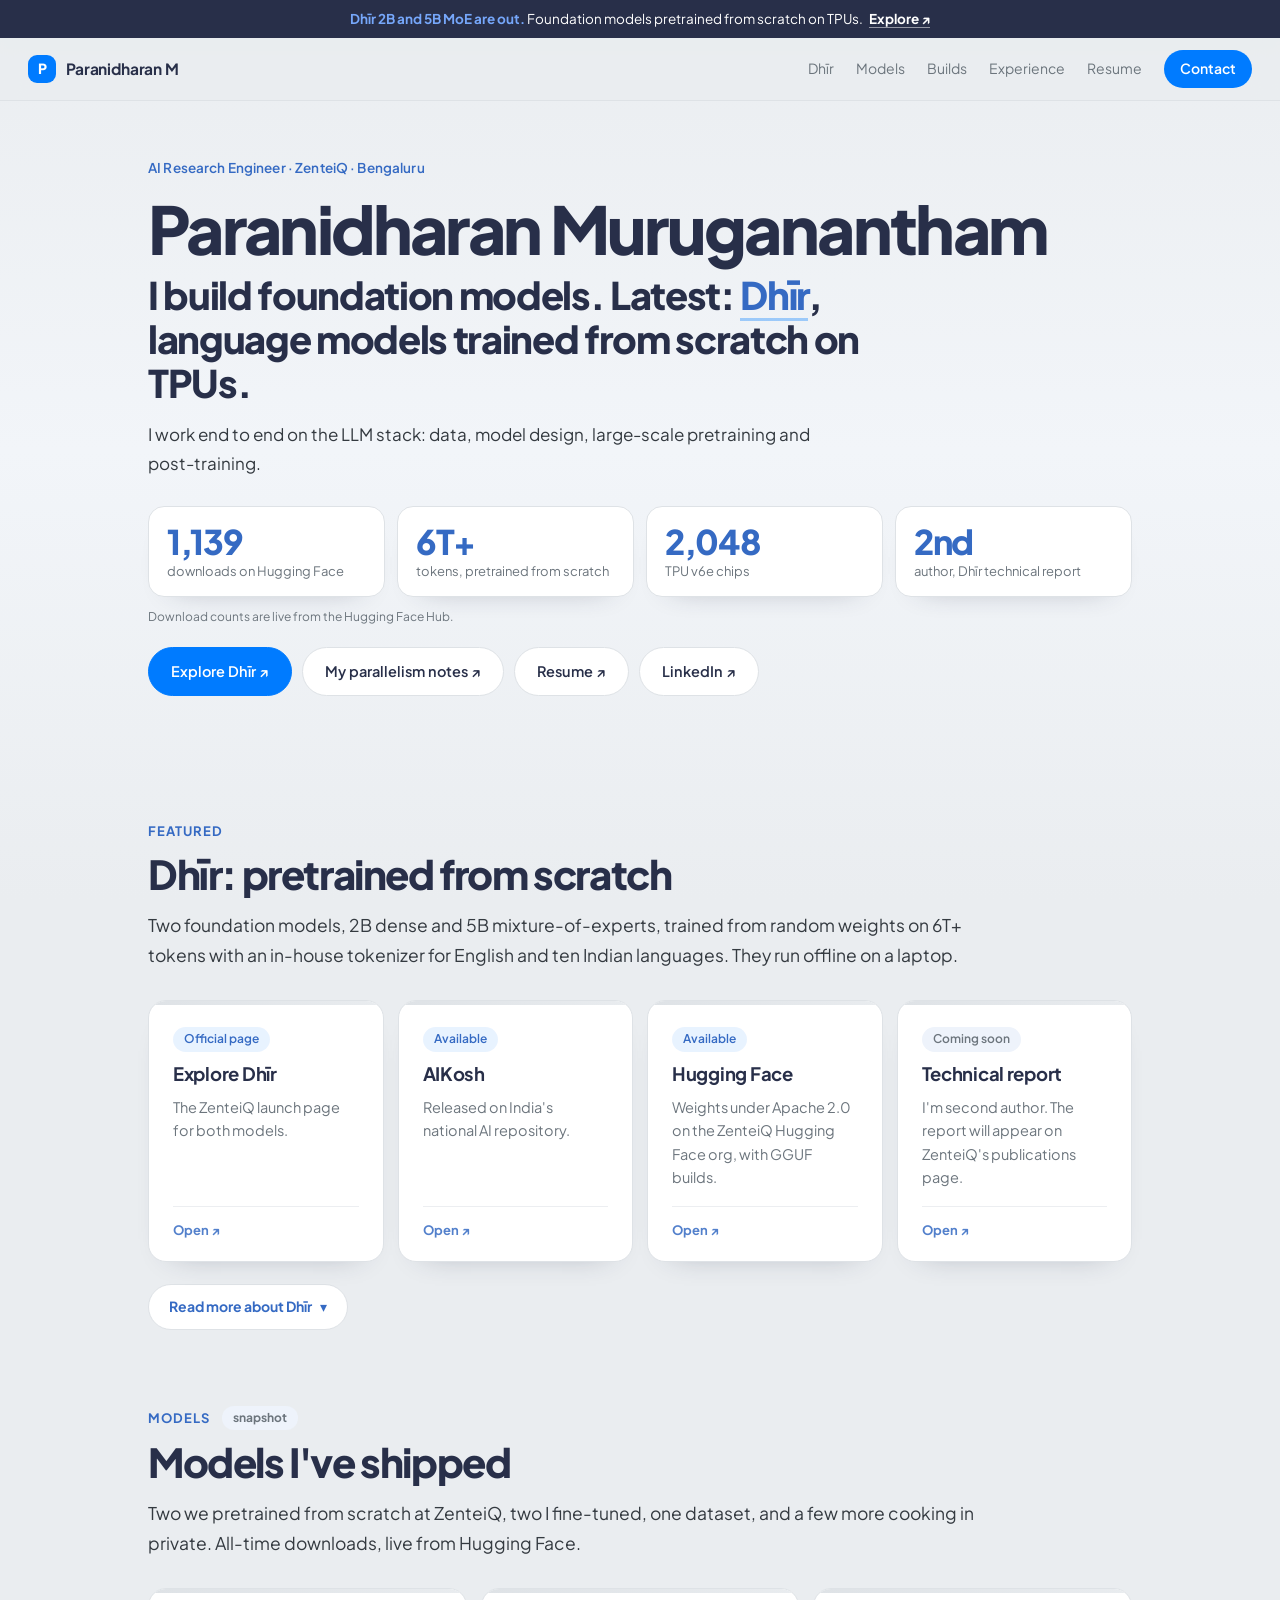
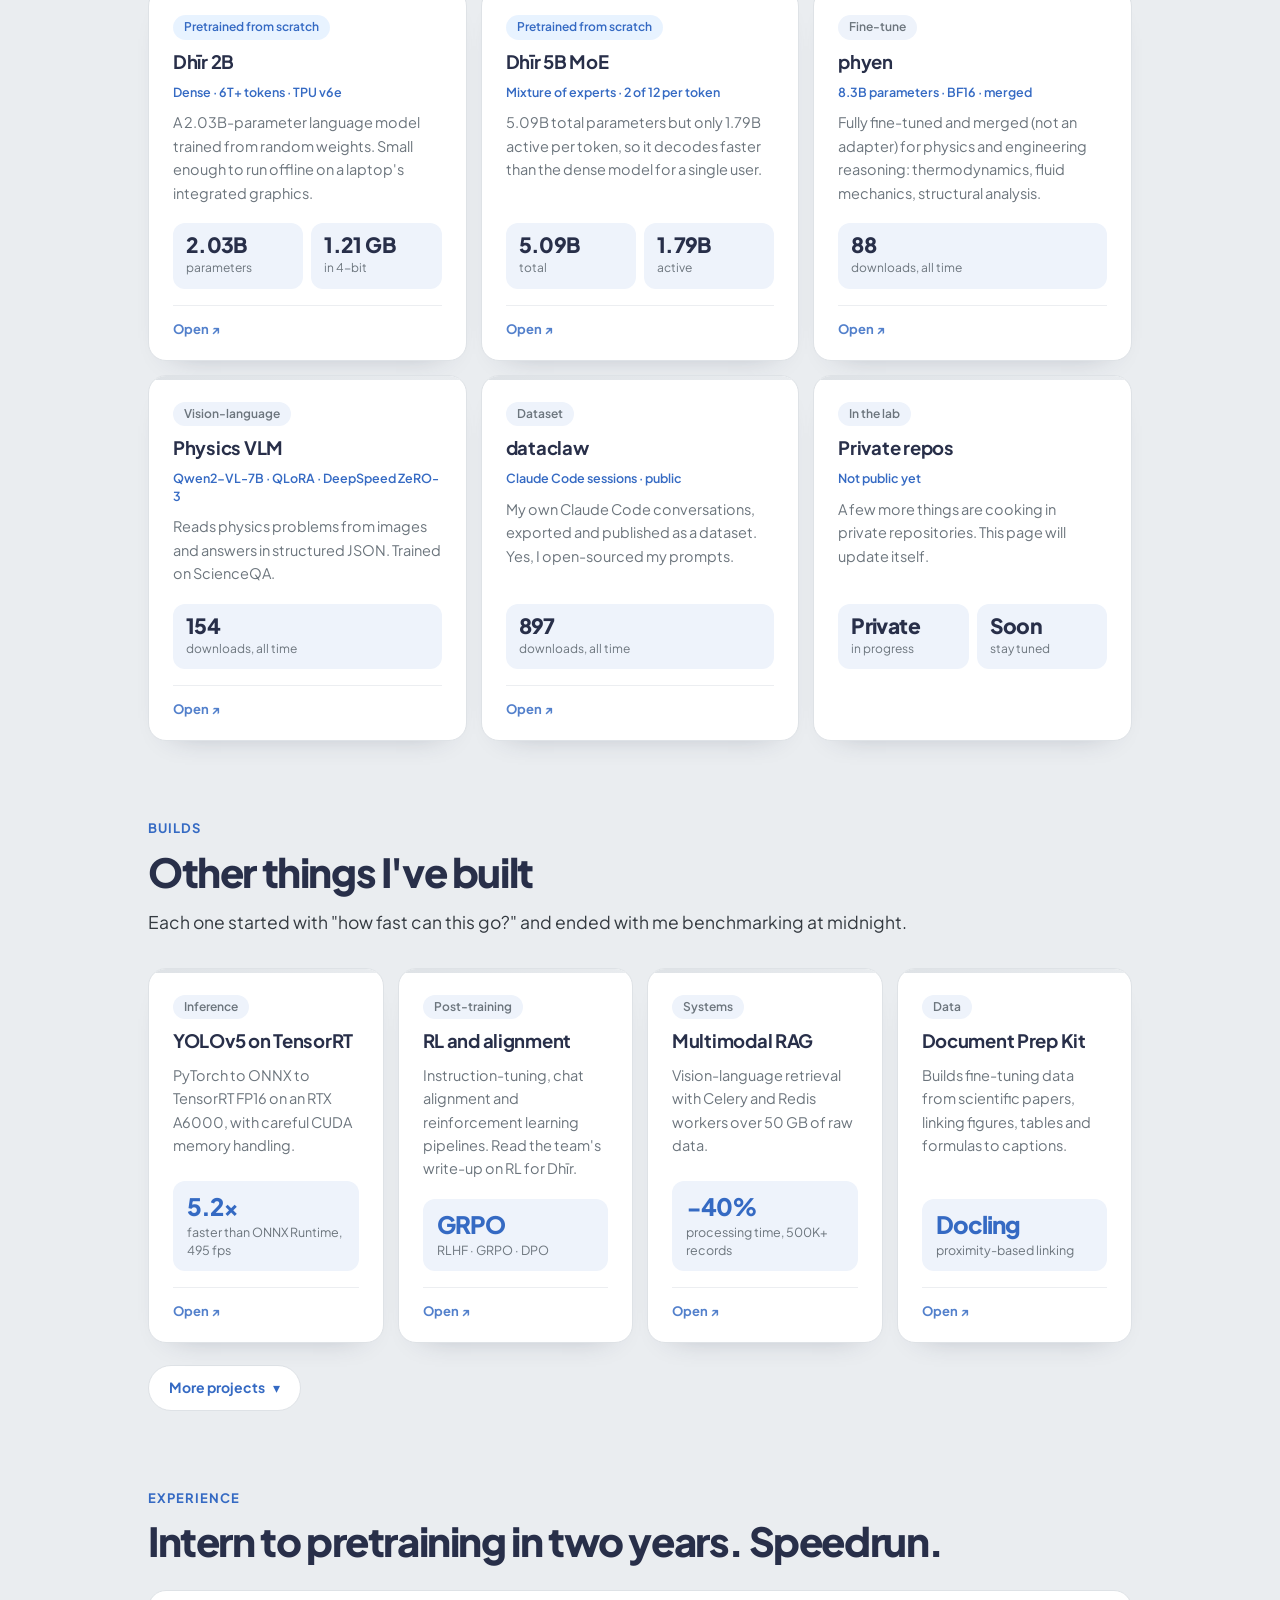
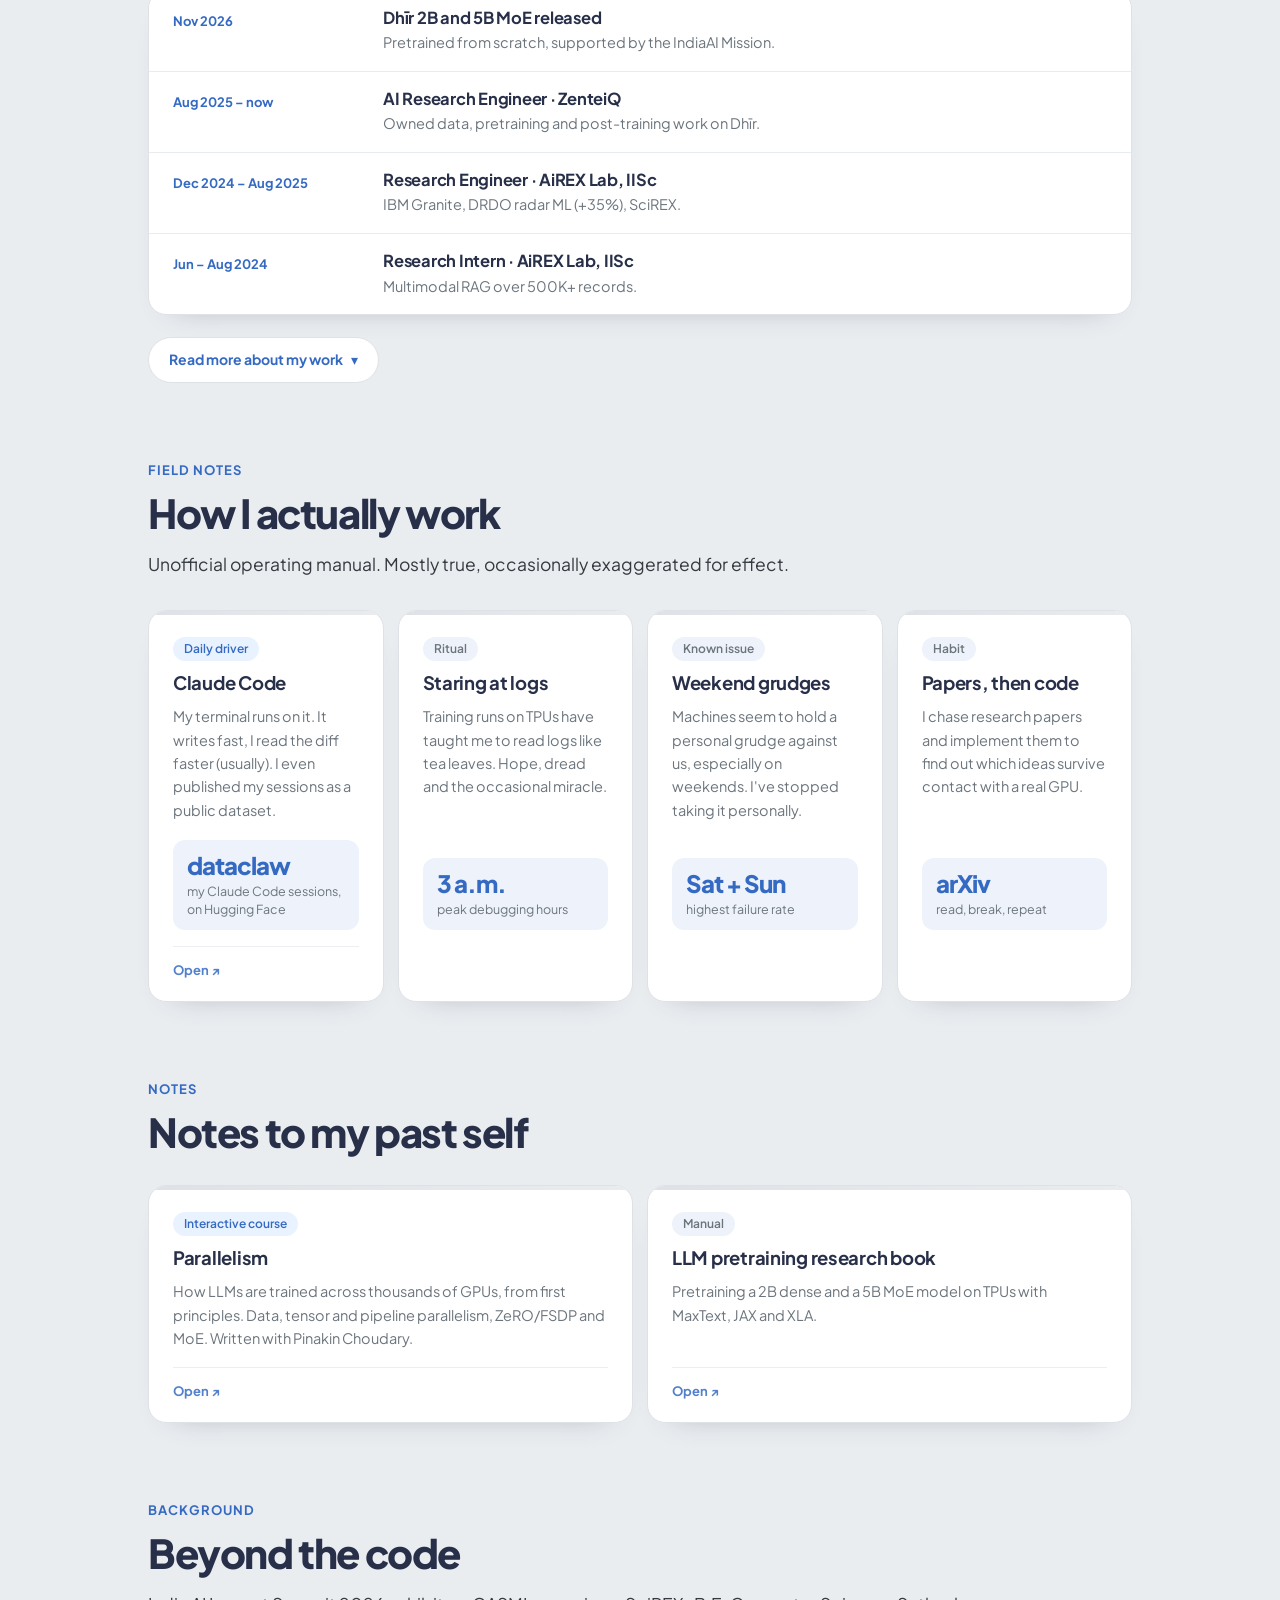
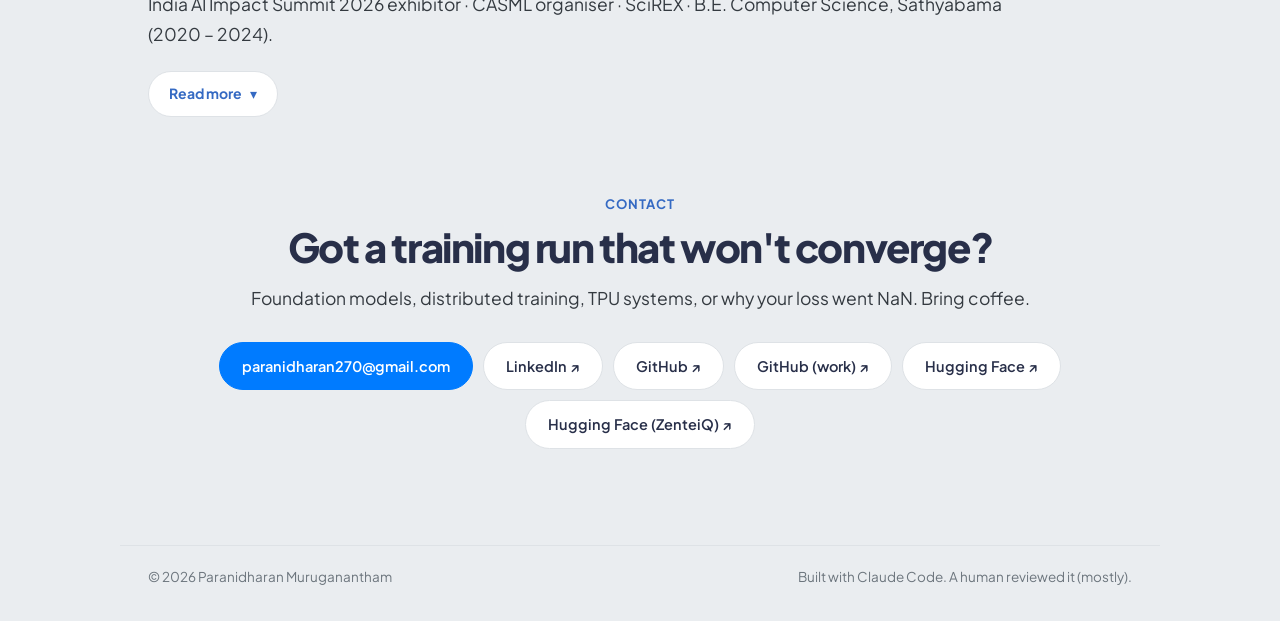
<file: index.html>
<!doctype html>
<html lang="en">
<head>
<meta charset="utf-8">
<meta name="viewport" content="width=device-width, initial-scale=1">
<title>Paranidharan Muruganantham · AI Research Engineer</title>
<meta name="description" content="Paranidharan Muruganantham, AI research engineer at ZenteiQ, Bengaluru. Works across the LLM stack: data, model design, pretraining and post-training. Co-built Dhīr 2B and 5B MoE, pretrained from scratch on TPUs.">
<meta name="theme-color" content="#eaedf0">
<meta property="og:title" content="Paranidharan Muruganantham · AI Research Engineer">
<meta property="og:description" content="I pretrain foundation models. Latest: Dhīr, trained from scratch on TPUs.">
<meta property="og:type" content="website">
<link rel="icon" href="data:image/svg+xml,%3Csvg xmlns='http://www.w3.org/2000/svg' viewBox='0 0 32 32'%3E%3Crect width='32' height='32' rx='9' fill='%23007bff'/%3E%3Cpath d='M10 25V7h7a5.5 5.5 0 010 11h-7' fill='none' stroke='white' stroke-width='3.2' stroke-linejoin='round' stroke-linecap='round'/%3E%3C/svg%3E">
<link rel="preconnect" href="https://fonts.googleapis.com">
<link rel="preconnect" href="https://fonts.gstatic.com" crossorigin>
<link href="https://fonts.googleapis.com/css2?family=Plus+Jakarta+Sans:wght@400;500;600;700;800&display=swap" rel="stylesheet">
<link rel="stylesheet" href="style.css">
</head>
<body>

<a class="announce" href="https://zenteiq.ai/dhir/" target="_blank" rel="noopener"><b>Dhīr 2B and 5B MoE are out.</b> Foundation models pretrained from scratch on TPUs. <u>Explore ↗</u></a>

<header class="nav">
  <a class="brand" href="#top"><span class="logo">P</span>Paranidharan M</a>
  <nav aria-label="Primary">
    <a href="#dhir">Dhīr</a>
    <a href="#models">Models</a>
    <a href="#builds">Builds</a>
    <a href="#experience">Experience</a>
    <a href="resume.pdf" target="_blank" rel="noopener">Resume</a>
    <a href="#contact" class="nav-cta">Contact</a>
  </nav>
</header>

<main id="top">

<!-- HERO -->
<section class="hero">
  <div class="wrap">
    <p class="eyebrow">AI Research Engineer · ZenteiQ · Bengaluru</p>
    <h1>Paranidharan Muruganantham</h1>
    <p class="punch">I build foundation models. Latest: <a href="#dhir">Dhīr</a>, language models trained from scratch on TPUs.</p>
    <p class="sub">I work end to end on the LLM stack: data, model design, large-scale pretraining and post-training.</p>

    <div class="metrics" aria-label="Key numbers">
      <a href="#models"><b id="hf-total">1,139</b><span>downloads on Hugging Face</span></a>
      <a href="#dhir"><b>6T+</b><span>tokens, pretrained from scratch</span></a>
      <a href="#dhir"><b>2,048</b><span>TPU v6e chips</span></a>
      <a href="#dhir"><b>2nd</b><span>author, Dhīr technical report</span></a>
    </div>
    <p class="fine">Download counts are live from the Hugging Face Hub.</p>

    <div class="cta">
      <a class="btn solid" href="https://zenteiq.ai/dhir/" target="_blank" rel="noopener">Explore Dhīr ↗</a>
      <a class="btn" href="https://parani-zenteiq-ai.github.io/parallelism/" target="_blank" rel="noopener">My parallelism notes ↗</a>
      <a class="btn" href="resume.pdf" target="_blank" rel="noopener">Resume ↗</a>
      <a class="btn" href="https://www.linkedin.com/in/paranidharanm/" target="_blank" rel="noopener">LinkedIn ↗</a>
    </div>
  </div>
</section>

<!-- DHIR -->
<section id="dhir" class="wrap section">
  <p class="label">Featured</p>
  <h2>Dhīr: pretrained from scratch</h2>
  <p class="lead">Two foundation models, 2B dense and 5B mixture-of-experts, trained from random weights on 6T+ tokens with an in-house tokenizer for English and ten Indian languages. They run offline on a laptop.</p>

  <div class="grid g4">
    <a class="card" href="https://zenteiq.ai/dhir/" target="_blank" rel="noopener"><span class="pill ok">Official page</span><h3>Explore Dhīr</h3><p>The ZenteiQ launch page for both models.</p></a>
    <a class="card" href="https://aikosh.indiaai.gov.in/home/public-profile/user/07452cda-0163-4286-a56b-80e8ab56b3c2?tabs=about" target="_blank" rel="noopener"><span class="pill ok">Available</span><h3>AIKosh</h3><p>Released on India's national AI repository.</p></a>
    <a class="card" href="https://huggingface.co/zenteiq-ai" target="_blank" rel="noopener"><span class="pill ok">Available</span><h3>Hugging Face</h3><p>Weights under Apache 2.0 on the ZenteiQ Hugging Face org, with GGUF builds.</p></a>
    <a class="card" href="https://zenteiq.ai/research/publications/" target="_blank" rel="noopener"><span class="pill">Coming soon</span><h3>Technical report</h3><p>I'm second author. The report will appear on ZenteiQ's publications page.</p></a>
  </div>

  <details class="more">
    <summary>Read more about Dhīr</summary>
    <div class="more-body">
      <div class="table-wrap">
        <table>
          <thead><tr><th>Specification</th><th>Dhīr 2B</th><th>Dhīr 5B MoE</th></tr></thead>
          <tbody>
            <tr><td>Architecture</td><td>Dense transformer</td><td>Mixture of experts, 2 of 12 per token</td></tr>
            <tr><td>Parameters</td><td>2.03B</td><td>5.09B total, 1.79B active</td></tr>
            <tr><td>Context length</td><td>16,384</td><td>16,384</td></tr>
            <tr><td>Size, 4-bit</td><td>1.21 GB</td><td>2.95 GB</td></tr>
            <tr><td>Decode, laptop iGPU</td><td>18.6 tok/s</td><td>20.5 tok/s</td></tr>
            <tr><td>Decode, Jetson Orin NX</td><td>34.1 tok/s</td><td>39.9 tok/s</td></tr>
            <tr><td>41-benchmark average</td><td>61.4</td><td>64.6</td></tr>
          </tbody>
        </table>
        <p class="note">Company-reported figures from the ZenteiQ launch. Decode speeds measured with llama.cpp.</p>
      </div>

      <ul class="stack">
        <li><b>Data</b><span>Curation pipelines for English and ten Indian languages.</span></li>
        <li><b>Model architecture</b><span>Dense and mixture-of-experts transformers.</span></li>
        <li><b>Pretraining</b><span>JAX and MaxText on Google Cloud TPU v6e, 6T+ tokens.</span></li>
        <li><b>Post-training</b><span>Instruction tuning, RLHF, GRPO and DPO.</span></li>
      </ul>

      <div class="linkgroup">
        <h4>Read more</h4>
        <div class="linkgrid">
          <a href="https://zenteiq.ai/research/blog/training-small-models-for-the-physical-world/" target="_blank" rel="noopener">How we trained it</a>
          <a href="https://zenteiq.ai/research/blog/reinforcement-learning-on-tpus/" target="_blank" rel="noopener">RL on TPUs</a>
          <a href="https://zenteiq.ai/research/blog/the-price-of-a-token/" target="_blank" rel="noopener">The price of a token</a>
          <a href="https://zenteiq.ai/research/blog/inferencing-dhir-on-edge-devices/" target="_blank" rel="noopener">Dhīr on edge devices</a>
        </div>
      </div>
      <div class="linkgroup">
        <h4>In the press</h4>
        <div class="linkgrid">
          <a href="https://exceptional.technology/zenteiq-dhir-foundation-models-india/" target="_blank" rel="noopener">Dhīr launch coverage</a>
          <a href="https://www.thehindubusinessline.com/news/science/ai-startup-zeinteiq-to-develop-8-billion-parameter-scientific-model-under-indiaai-mission/article70080799.ece" target="_blank" rel="noopener">The Hindu BusinessLine</a>
          <a href="https://cloud.google.com/blog/products/containers-kubernetes/zenteiq-scales-physical-ai-inference-4x-with-gke-and-llm-d" target="_blank" rel="noopener">Google Cloud customer story</a>
          <a href="https://mitsloanindia.com/article/zenteiq-ai/" target="_blank" rel="noopener">MIT Sloan Management Review India</a>
        </div>
      </div>
    </div>
  </details>
</section>

<!-- MODELS -->
<section id="models" class="wrap section">
  <div class="mh"><p class="label">Models</p><span class="live" id="hub-status">snapshot</span></div>
  <h2>Models I've shipped</h2>
  <p class="lead">Two we pretrained from scratch at ZenteiQ, two I fine-tuned, one dataset, and a few more cooking in private. All-time downloads, live from Hugging Face.</p>
  <div class="grid g3">
    <a class="card" href="https://huggingface.co/zenteiq-ai/Dhir-2B" target="_blank" rel="noopener"><span class="pill ok">Pretrained from scratch</span><h3>Dhīr 2B</h3><p class="spec">Dense · 6T+ tokens · TPU v6e</p><p>A 2.03B-parameter language model trained from random weights. Small enough to run offline on a laptop's integrated graphics.</p><div class="mstats"><div><b>2.03B</b><span>parameters</span></div><div><b>1.21 GB</b><span>in 4-bit</span></div></div></a>
    <a class="card" href="https://huggingface.co/zenteiq-ai/Dhir-5B-A1.7B" target="_blank" rel="noopener"><span class="pill ok">Pretrained from scratch</span><h3>Dhīr 5B MoE</h3><p class="spec">Mixture of experts · 2 of 12 per token</p><p>5.09B total parameters but only 1.79B active per token, so it decodes faster than the dense model for a single user.</p><div class="mstats"><div><b>5.09B</b><span>total</span></div><div><b>1.79B</b><span>active</span></div></div></a>
    <a class="card" href="https://huggingface.co/parani01/phyen" target="_blank" rel="noopener" data-hf="models/parani01/phyen"><span class="pill">Fine-tune</span><h3>phyen</h3><p class="spec">8.3B parameters · BF16 · merged</p><p>Fully fine-tuned and merged (not an adapter) for physics and engineering reasoning: thermodynamics, fluid mechanics, structural analysis.</p><div class="mstats one"><div><b data-dl>88</b><span>downloads, all time</span></div></div></a>
    <a class="card" href="https://huggingface.co/parani01/Fine-tuned-physics-VLM-on-LoRA-and-QLoRA" target="_blank" rel="noopener" data-hf="models/parani01/Fine-tuned-physics-VLM-on-LoRA-and-QLoRA"><span class="pill">Vision-language</span><h3>Physics VLM</h3><p class="spec">Qwen2-VL-7B · QLoRA · DeepSpeed ZeRO-3</p><p>Reads physics problems from images and answers in structured JSON. Trained on ScienceQA.</p><div class="mstats one"><div><b data-dl>154</b><span>downloads, all time</span></div></div></a>
    <a class="card" href="https://huggingface.co/datasets/parani01/dataclaw-parani01" target="_blank" rel="noopener" data-hf="datasets/parani01/dataclaw-parani01"><span class="pill">Dataset</span><h3>dataclaw</h3><p class="spec">Claude Code sessions · public</p><p>My own Claude Code conversations, exported and published as a dataset. Yes, I open-sourced my prompts.</p><div class="mstats one"><div><b data-dl>897</b><span>downloads, all time</span></div></div></a>
    <div class="card"><span class="pill">In the lab</span><h3>Private repos</h3><p class="spec">Not public yet</p><p>A few more things are cooking in private repositories. This page will update itself.</p><div class="mstats"><div><b>Private</b><span>in progress</span></div><div><b>Soon</b><span>stay tuned</span></div></div></div>
  </div>
</section>

<!-- BUILDS -->
<section id="builds" class="wrap section">
  <p class="label">Builds</p>
  <h2>Other things I've built</h2>
  <p class="lead">Each one started with "how fast can this go?" and ended with me benchmarking at midnight.</p>
  <div class="grid g4">
    <a class="card" href="https://github.com/parani-zenteiq-ai/TensorRT" target="_blank" rel="noopener"><span class="pill">Inference</span><h3>YOLOv5 on TensorRT</h3><p>PyTorch to ONNX to TensorRT FP16 on an RTX A6000, with careful CUDA memory handling.</p><div class="metric"><b>5.2×</b><span>faster than ONNX Runtime, 495 fps</span></div></a>
    <a class="card" href="https://zenteiq.ai/research/blog/reinforcement-learning-on-tpus/" target="_blank" rel="noopener"><span class="pill">Post-training</span><h3>RL and alignment</h3><p>Instruction-tuning, chat alignment and reinforcement learning pipelines. Read the team's write-up on RL for Dhīr.</p><div class="metric"><b>GRPO</b><span>RLHF · GRPO · DPO</span></div></a>
    <a class="card" href="https://github.com/paranidharan1/RAG-celery-redis" target="_blank" rel="noopener"><span class="pill">Systems</span><h3>Multimodal RAG</h3><p>Vision-language retrieval with Celery and Redis workers over 50 GB of raw data.</p><div class="metric"><b>−40%</b><span>processing time, 500K+ records</span></div></a>
    <a class="card" href="https://github.com/paranidharan1/BramhDax" target="_blank" rel="noopener"><span class="pill">Data</span><h3>Document Prep Kit</h3><p>Builds fine-tuning data from scientific papers, linking figures, tables and formulas to captions.</p><div class="metric"><b>Docling</b><span>proximity-based linking</span></div></a>
  </div>

  <details class="more">
    <summary>More projects</summary>
    <div class="more-body">
      <div class="grid g4 tight">
        <a class="card" href="https://github.com/paranidharan1/ML-driven-Video-analysis" target="_blank" rel="noopener"><span class="pill">Computer vision</span><h3>AffectSense</h3><p>Finds faces in meeting recordings and reads emotion and focus.</p><div class="metric"><b>FER</b><span>OpenCV, FastAPI</span></div></a>
        <div class="card"><span class="pill">Generative AI</span><h3>Code chatbot on a small model</h3><p>Phi-2 behind FastAPI with a React front end and structured XML output.</p><div class="metric"><b>Phi-2</b><span>model-agnostic design</span></div></div>
        <a class="card" href="https://github.com/parani-zenteiq-ai/scalable-DDP-pipeline" target="_blank" rel="noopener"><span class="pill">Training</span><h3>Scalable DDP pipeline</h3><p>A distributed data parallel training pipeline in PyTorch.</p><div class="metric"><b>DDP</b><span>PyTorch, multi-GPU</span></div></a>
        <a class="card" href="https://github.com/paranidharan1/pdw-simulator" target="_blank" rel="noopener"><span class="pill">Signals</span><h3>CAESAR PDW simulator</h3><p>A Pulse Descriptor Word simulator for radar signal processing work.</p><div class="metric"><b>PDW</b><span>radar, Python</span></div></a>
      </div>
    </div>
  </details>
</section>

<!-- EXPERIENCE -->
<section id="experience" class="wrap section">
  <p class="label">Experience</p>
  <h2>Intern to pretraining in two years. Speedrun.</h2>
  <ol class="tl">
    <li><b>Nov 2026</b><div><h3>Dhīr 2B and 5B MoE released</h3><p>Pretrained from scratch, supported by the IndiaAI Mission.</p></div></li>
    <li><b>Aug 2025 – now</b><div><h3>AI Research Engineer · ZenteiQ</h3><p>Owned data, pretraining and post-training work on Dhīr.</p></div></li>
    <li><b>Dec 2024 – Aug 2025</b><div><h3>Research Engineer · AiREX Lab, IISc</h3><p>IBM Granite, DRDO radar ML (+35%), SciREX.</p></div></li>
    <li><b>Jun – Aug 2024</b><div><h3>Research Intern · AiREX Lab, IISc</h3><p>Multimodal RAG over 500K+ records.</p></div></li>
  </ol>

  <details class="more">
    <summary>Read more about my work</summary>
    <div class="more-body">
      <div class="jobs">
        <article class="job">
          <div class="job-meta"><b>Aug 2025 – Present</b><span>ZenteiQ<br>Bengaluru</span></div>
          <div class="job-body"><h3>AI Research Engineer</h3>
            <ul>
              <li>Worked on Dhīr 2B and 5B MoE, pretrained from random weights on Google Cloud TPU v6e over 6T+ tokens.</li>
              <li>Worked end to end: data, model design, pretraining and post-training.</li>
              <li>Distributed training and inference for multi-billion-parameter models with JAX, MaxText, DeepSpeed, FSDP, Ray and Megatron-LM, using mixed precision (FP16/BF16) and activation recomputation.</li>
              <li>Instruction-tuning, chat alignment and reinforcement learning pipelines (RLHF, GRPO, DPO).</li>
              <li>Represented ZenteiQ as an exhibitor at the India AI Impact Summit 2026.</li>
            </ul></div>
        </article>
        <article class="job">
          <div class="job-meta"><b>Dec 2024 – Aug 2025</b><span>AiREX Lab, IISc<br>Bengaluru</span></div>
          <div class="job-body"><h3>Research Engineer</h3>
            <ul>
              <li>Industry collaboration with IBM on Granite foundation models, working on transformer architectures.</li>
              <li>Built a radar signal classifier for DRDO that improved performance by 35%, on a Kafka data pipeline with a Dockerised workflow.</li>
              <li>Contributed to the open-source SciREX library and built a data-preparation pipeline for fine-tuning LLMs on scientific documents.</li>
            </ul></div>
        </article>
        <article class="job">
          <div class="job-meta"><b>Jun – Aug 2024</b><span>AiREX Lab, IISc<br>Bengaluru</span></div>
          <div class="job-body"><h3>Research Intern</h3>
            <ul>
              <li>Built a multimodal RAG system (vision-language), made 40% faster with Celery and Redis.</li>
              <li>Scraped and processed 500K+ records and over 50 GB of raw data. Built data-preprocessing ML pipelines and worked on clustering projects.</li>
            </ul></div>
        </article>
      </div>
    </div>
  </details>
</section>

<!-- HOW I ACTUALLY WORK -->
<section id="how" class="wrap section">
  <p class="label">Field notes</p>
  <h2>How I actually work</h2>
  <p class="lead">Unofficial operating manual. Mostly true, occasionally exaggerated for effect.</p>
  <div class="grid g4">
    <a class="card" href="https://huggingface.co/datasets/parani01/dataclaw-parani01" target="_blank" rel="noopener"><span class="pill ok">Daily driver</span><h3>Claude Code</h3><p>My terminal runs on it. It writes fast, I read the diff faster (usually). I even published my sessions as a public dataset.</p><div class="metric"><b>dataclaw</b><span>my Claude Code sessions, on Hugging Face</span></div></a>
    <div class="card"><span class="pill">Ritual</span><h3>Staring at logs</h3><p>Training runs on TPUs have taught me to read logs like tea leaves. Hope, dread and the occasional miracle.</p><div class="metric"><b>3 a.m.</b><span>peak debugging hours</span></div></div>
    <div class="card"><span class="pill">Known issue</span><h3>Weekend grudges</h3><p>Machines seem to hold a personal grudge against us, especially on weekends. I've stopped taking it personally.</p><div class="metric"><b>Sat + Sun</b><span>highest failure rate</span></div></div>
    <div class="card"><span class="pill">Habit</span><h3>Papers, then code</h3><p>I chase research papers and implement them to find out which ideas survive contact with a real GPU.</p><div class="metric"><b>arXiv</b><span>read, break, repeat</span></div></div>
  </div>
</section>

<!-- NOTES -->
<section id="notes" class="wrap section">
  <p class="label">Notes</p>
  <h2>Notes to my past self</h2>
  <div class="grid g2">
    <a class="card" href="https://parani-zenteiq-ai.github.io/parallelism/" target="_blank" rel="noopener"><span class="pill ok">Interactive course</span><h3>Parallelism</h3><p>How LLMs are trained across thousands of GPUs, from first principles. Data, tensor and pipeline parallelism, ZeRO/FSDP and MoE. Written with Pinakin Choudary.</p></a>
    <a class="card" href="https://github.com/paranidharan1/llm-pretraining-research-book" target="_blank" rel="noopener"><span class="pill">Manual</span><h3>LLM pretraining research book</h3><p>Pretraining a 2B dense and a 5B MoE model on TPUs with MaxText, JAX and XLA.</p></a>
  </div>
</section>

<!-- BACKGROUND -->
<section id="background" class="wrap section">
  <p class="label">Background</p>
  <h2>Beyond the code</h2>
  <p class="lead">India AI Impact Summit 2026 exhibitor · CASML organiser · SciREX · B.E. Computer Science, Sathyabama (2020 – 2024).</p>

  <details class="more">
    <summary>Read more</summary>
    <div class="more-body">
      <div class="grid g2 tight">
        <div class="card bg"><span class="pill ok">Event</span><h3>India AI Impact Summit 2026</h3><p>Represented ZenteiQ as an exhibitor over two days, talking with founders, researchers and industry leaders about infrastructure, efficiency and turning AI into scalable solutions. Many of those conversations are now turning into concrete next steps.</p><div class="clinks"><a href="https://impact.indiaai.gov.in" target="_blank" rel="noopener">Summit website ↗</a><a href="https://www.linkedin.com/in/paranidharanm/recent-activity/all/" target="_blank" rel="noopener">On LinkedIn ↗</a></div></div>
        <div class="card bg"><span class="pill">Community</span><h3>CASML conference, IISc</h3><p>Lead organiser in 2024 and 2025, with 300+ and 500+ participants. The 2025 edition included a hands-on LLM and JAX workshop on Google TPUs.</p><div class="clinks"><a href="https://casml.cc" target="_blank" rel="noopener">casml.cc ↗</a></div></div>
        <div class="card bg"><span class="pill ok">Available</span><h3>SciREX</h3><p>A scientific machine learning library from the AiREX Lab at IISc. I wrote the full regression module, the PyPI packaging and the documentation.</p><div class="clinks"><a href="https://github.com/zenteiq-research/scirex" target="_blank" rel="noopener">GitHub ↗</a><a href="https://pypi.org/project/scirex/" target="_blank" rel="noopener">PyPI ↗</a><a href="https://huggingface.co/zenteiq-ai?search=scirex" target="_blank" rel="noopener">Trained models ↗</a></div></div>
        <div class="card bg"><span class="pill">Education</span><h3>Sathyabama Institute of Science &amp; Technology</h3><p>B.E. Computer Science and Engineering, 2020 to 2024, first class with distinction. Certifications in AWS, DevOps (IIT Bombay) and cloud-edge ML (NPTEL).</p></div>
      </div>

      <div class="skills">
        <div><h4>Training and systems</h4><p><span>JAX</span><span>MaxText</span><span>PyTorch</span><span>Megatron-LM</span><span>DeepSpeed</span><span>FSDP</span><span>Ray</span><span>XLA</span></p></div>
        <div><h4>Hardware and inference</h4><p><span>TPU v6e</span><span>GKE</span><span>CUDA</span><span>TensorRT</span><span>ONNX</span><span>llama.cpp</span></p></div>
        <div><h4>Data and post-training</h4><p><span>datatrove</span><span>NeMo Curator</span><span>LoRA / QLoRA</span><span>RLHF</span><span>GRPO</span><span>DPO</span></p></div>
        <div><h4>Engineering</h4><p><span>Python</span><span>C++</span><span>Docker</span><span>Kafka</span><span>FastAPI</span><span>AWS</span><span>Git</span></p></div>
      </div>
    </div>
  </details>
</section>

<!-- CONTACT -->
<section id="contact" class="wrap section contact">
  <p class="label">Contact</p>
  <h2>Got a training run that won't converge?</h2>
  <p class="lead">Foundation models, distributed training, TPU systems, or why your loss went NaN. Bring coffee.</p>
  <div class="cta center">
    <a class="btn solid" href="mailto:paranidharan270@gmail.com">paranidharan270@gmail.com</a>
    <a class="btn" href="https://www.linkedin.com/in/paranidharanm/" target="_blank" rel="noopener">LinkedIn ↗</a>
    <a class="btn" href="https://github.com/paranidharan1" target="_blank" rel="noopener">GitHub ↗</a>
    <a class="btn" href="https://github.com/parani-zenteiq-ai" target="_blank" rel="noopener">GitHub (work) ↗</a>
    <a class="btn" href="https://huggingface.co/parani01" target="_blank" rel="noopener">Hugging Face ↗</a>
    <a class="btn" href="https://huggingface.co/zenteiq-ai" target="_blank" rel="noopener">Hugging Face (ZenteiQ) ↗</a>
  </div>
</section>

</main>

<footer class="wrap foot">
  <span>© 2026 Paranidharan Muruganantham</span>
  <span>Built with Claude Code. A human reviewed it (mostly).</span>
</footer>

<script src="script.js"></script>
</body>
</html>
</file>
<file: style.css>
/* Pastel, clean and organised. One section pattern throughout: label, heading, lead, content. */
:root{
  --bg:#eaedf0; --paper:#ffffff; --ink:#282f49; --soft:#343a40; --muted:#6c757d; --line:#dee2e6; --line2:#e9ecef;
  --primary:#007bff; --accent:#356ac3; --accent-dim:rgba(0,123,255,.09); --tint:#eef3fb;
  --turq:#76a7fa; --deep:#282f49;
  --font:"Plus Jakarta Sans",system-ui,-apple-system,"Segoe UI",sans-serif;
  --r:14px; --shadow:0 14px 30px -26px rgba(40,47,73,.45); --lift:0 22px 40px -24px rgba(40,47,73,.4);
}
*{box-sizing:border-box;margin:0}
html{scroll-behavior:smooth;scroll-padding-top:76px;background:var(--bg)}
body{font:16.5px/1.7 var(--font);color:var(--ink);-webkit-font-smoothing:antialiased;overflow-x:hidden;
  background:linear-gradient(180deg,#eaedf0 0%,#f2f5f9 50%,#eaedf0 100%);background-attachment:fixed}
a{color:inherit;text-decoration:none}
::selection{background:var(--primary);color:#fff}
.wrap{max-width:1040px;margin:0 auto;padding:0 28px}

/* nav */
.nav{position:sticky;top:0;z-index:30;display:flex;justify-content:space-between;align-items:center;padding:12px 28px;background:rgba(234,237,240,.88);backdrop-filter:blur(12px);border-bottom:1px solid var(--line)}
.brand{display:flex;align-items:center;gap:10px;font-weight:700;font-size:15.5px;letter-spacing:-.01em}
.logo{display:grid;place-items:center;width:28px;height:28px;border-radius:9px;background:var(--primary);color:#fff;font-weight:800;font-size:14px}
.nav nav{display:flex;gap:22px;align-items:center;font-size:14px;color:var(--muted)}
.nav nav a:hover{color:var(--ink)}
.nav-cta{background:var(--primary);color:#fff!important;padding:7px 16px;border-radius:99px;font-weight:600}

/* hero */
.hero{padding:80px 0 64px}
.eyebrow{font-size:13.5px;font-weight:600;color:var(--accent);letter-spacing:.01em}
h1{font-weight:800;font-size:clamp(36px,6.2vw,66px);line-height:1.05;letter-spacing:-.04em;margin:14px 0 10px}
.headline{font-size:clamp(19px,2.4vw,26px);font-weight:600;letter-spacing:-.02em;color:var(--soft)}
.tags{display:flex;flex-wrap:wrap;gap:8px;margin-top:16px}
.tags span{font-size:13px;font-weight:600;color:var(--muted);background:#fff;border:1px solid var(--line);border-radius:99px;padding:4px 13px}
.quip{margin-top:18px;font-size:15.5px;font-weight:600;color:var(--accent);max-width:60ch}
.intro{max-width:62ch;margin-top:18px;font-size:18px;color:var(--soft);line-height:1.65}
.cta{display:flex;flex-wrap:wrap;gap:10px;margin-top:28px}
.cta.center{justify-content:center}
.btn{padding:11px 22px;border:1px solid var(--line);border-radius:99px;font-size:14.5px;font-weight:600;background:#fff;box-shadow:var(--shadow);transition:.18s}
.btn:hover{transform:translateY(-1px);border-color:var(--accent)}
.btn.solid{background:var(--primary);color:#fff;border-color:var(--primary)}
.btn.solid:hover{background:var(--deep);border-color:var(--deep)}
.banner{display:grid;grid-template-columns:1.2fr 1fr;gap:20px;align-items:center;margin-top:44px;background:#fff;border:1px solid var(--line);border-radius:20px;padding:24px 28px;box-shadow:var(--shadow);transition:.2s}
.banner:hover{box-shadow:var(--lift);transform:translateY(-2px)}
.banner-t{display:flex;flex-direction:column;gap:5px;align-items:flex-start}
.banner-t b{font-size:21px;letter-spacing:-.02em;line-height:1.25}
.banner-t>span:last-child{font-size:14.5px;color:var(--muted)}
.banner-s{display:grid;grid-template-columns:repeat(4,1fr);gap:8px;text-align:center}
.banner-s div{background:var(--tint);border-radius:12px;padding:12px 6px}
.banner-s dt{font-weight:800;font-size:20px;letter-spacing:-.03em;color:var(--ink)}
.banner-s dd{font-size:12px;color:var(--muted);margin:0}

/* section pattern */
.section{padding-top:76px}
.label{font-size:13px;font-weight:700;letter-spacing:.08em;text-transform:uppercase;color:var(--accent);margin-bottom:10px}
h2{font-size:clamp(28px,3.8vw,40px);font-weight:800;line-height:1.12;letter-spacing:-.035em}
.lead{max-width:66ch;margin-top:14px;font-size:17.5px;color:var(--soft)}
h3{font-size:18px;line-height:1.3;letter-spacing:-.015em;font-weight:700}
.pill{display:inline-block;align-self:flex-start;font-size:12px;font-weight:600;color:var(--muted);background:var(--tint);border-radius:99px;padding:2px 11px}
.pill.ok{color:var(--accent);background:var(--accent-dim)}

/* about */
.about{display:grid;grid-template-columns:1.1fr .9fr;gap:40px;margin-top:32px;align-items:start}
.about-text p{color:var(--soft);margin-bottom:16px;font-size:17px}
.stack{list-style:none;padding:0;background:#fff;border:1px solid var(--line);border-radius:18px;box-shadow:var(--shadow);overflow:hidden}
.stack li{position:relative;display:grid;gap:2px;padding:16px 20px 16px 48px;border-bottom:1px solid var(--line2)}
.stack{counter-reset:s}
.stack li::before{counter-increment:s;content:counter(s);position:absolute;left:16px;top:17px;width:22px;height:22px;border-radius:50%;background:var(--accent-dim);color:var(--accent);font-size:12px;font-weight:700;display:grid;place-items:center}
.stack li:last-child{border:0}
.stack b{font-size:15.5px}
.stack span{font-size:14px;color:var(--muted);line-height:1.5}

/* experience */
.jobs{margin-top:36px;display:grid;gap:14px}
.job{position:relative;display:grid;grid-template-columns:210px 1fr;gap:28px;background:#fff;border:1px solid var(--line);border-radius:18px;padding:26px 30px 26px 34px;box-shadow:var(--shadow);overflow:hidden}
.job::before{content:"";position:absolute;left:0;top:0;bottom:0;width:5px;background:linear-gradient(180deg,var(--accent),var(--turq))}
.job-meta b{display:inline-block;font-size:13px;color:var(--accent);background:var(--accent-dim);border-radius:99px;padding:3px 12px}
.job-meta span{display:block;margin-top:6px;font-size:14px;color:var(--muted);line-height:1.5}
.job-body h3{margin-bottom:10px;font-size:19px}
.job-body p{color:var(--soft);font-size:15.5px}
.job-body ul{padding-left:18px;display:grid;gap:7px;color:var(--soft);font-size:15.5px}
.job-body li::marker{color:var(--accent)}
.job.milestone{background:linear-gradient(135deg,#fff 40%,#eaf2fd);border-color:rgba(0,123,255,.3)}
.job.milestone::before{background:var(--ink)}

/* dhir */
.table-wrap{margin-top:30px;background:#fff;border:1px solid var(--line);border-radius:18px;box-shadow:var(--shadow);overflow:hidden}
table{width:100%;border-collapse:collapse;font-size:15px}
th{text-align:left;padding:13px 22px;background:var(--tint);font-size:13px;font-weight:700;letter-spacing:.02em}
td{padding:12px 22px;border-top:1px solid var(--line2)}
td:first-child{color:var(--muted);width:30%}
tbody tr:hover{background:#f4f8fe}
.note{font-size:13px;color:var(--muted);padding:12px 22px;border-top:1px solid var(--line)}
.links{display:flex;flex-wrap:wrap;gap:8px;align-items:center;margin-top:20px}
.links>span{font-size:13px;font-weight:700;color:var(--muted);margin-right:4px}
.links a{font-size:14px;font-weight:600;padding:6px 14px;border:1px solid var(--line);border-radius:99px;background:#fff;color:var(--soft);transition:.15s}
.links a::after{content:" ↗";color:var(--accent)}
.links a:hover{border-color:var(--accent);color:var(--ink)}

/* cards */
.grid{display:grid;gap:14px;margin-top:30px}
.g2{grid-template-columns:repeat(2,1fr)}
.g3{grid-template-columns:repeat(3,1fr)}
.g4{grid-template-columns:repeat(4,1fr)}
.card{position:relative;display:flex;flex-direction:column;gap:10px;background:#fff;border:1px solid var(--line);border-radius:18px;padding:26px 24px 20px;box-shadow:var(--shadow);transition:transform .2s,box-shadow .2s,border-color .2s;overflow:hidden}
.card::before{content:"";position:absolute;left:0;right:0;top:0;height:4px;background:linear-gradient(90deg,var(--line),var(--line2));transition:background .2s}
a.card:hover{transform:translateY(-4px);box-shadow:var(--lift);border-color:rgba(0,123,255,.35)}
a.card:hover::before{background:linear-gradient(90deg,var(--accent),var(--turq))}
.card h3{font-size:18.5px}
.card p{color:var(--muted);font-size:14.5px;line-height:1.62;flex:1}
.metric{margin-top:8px;padding:12px 14px;background:var(--tint);border-radius:12px}
.metric b{display:block;font-weight:800;font-size:24px;letter-spacing:-.04em;color:var(--accent);line-height:1.15}
.metric span{display:block;margin-top:3px;font-size:12.5px;color:var(--muted);line-height:1.4}
a.card::after{content:"Open ↗";margin-top:6px;padding-top:12px;border-top:1px solid var(--line2);font-size:13px;font-weight:700;color:var(--accent);opacity:.85}
a.card:hover::after{opacity:1}

/* skills */
.skills{display:grid;grid-template-columns:repeat(2,1fr);gap:14px;margin-top:14px}
.skills>div{background:#fff;border:1px solid var(--line);border-radius:18px;padding:22px 24px;box-shadow:var(--shadow)}
.skills h4{font-size:13px;font-weight:700;letter-spacing:.06em;text-transform:uppercase;color:var(--accent);margin-bottom:12px}
.skills p{display:flex;flex-wrap:wrap;gap:7px}
.skills span{font-size:13.5px;font-weight:500;color:var(--soft);background:var(--tint);border-radius:99px;padding:4px 13px}

/* contact + footer */
.contact{text-align:center;padding-bottom:96px}
.contact .lead{margin-left:auto;margin-right:auto}
.foot{display:flex;justify-content:space-between;flex-wrap:wrap;gap:10px;padding-top:20px;padding-bottom:32px;border-top:1px solid var(--line);font-size:13.5px;color:var(--muted)}

/* reveal */
.rv{opacity:0;transform:translateY(14px);transition:opacity .6s,transform .6s}
.rv.in{opacity:1;transform:none}

@media(max-width:960px){
  .g4{grid-template-columns:repeat(2,1fr)}
  .about,.banner{grid-template-columns:1fr}
}
@media(max-width:760px){
  .g2,.g3,.g4,.skills{grid-template-columns:1fr}
  .job{grid-template-columns:1fr;gap:10px;padding:20px}
  .nav nav a:not(.nav-cta){display:none}
  .hero{padding-top:52px}
  .section{padding-top:72px}
  .banner-s{grid-template-columns:repeat(2,1fr)}
  .table-wrap{overflow-x:auto}
}
@media(prefers-reduced-motion:reduce){
  .rv{opacity:1;transform:none;transition:none}
  html{scroll-behavior:auto}
}

/* keep un-linked cards the same height as linked ones */
div.card::after{content:"\00a0";margin-top:6px;padding-top:12px;border-top:1px solid transparent;font-size:13px}


/* researcher / engineer touches */
.interests{margin-top:22px;padding-top:18px;border-top:1px solid var(--line)}
.interests b{font-size:12.5px;font-weight:700;letter-spacing:.07em;text-transform:uppercase;color:var(--accent)}
.interests p{display:flex;flex-wrap:wrap;gap:7px;margin:10px 0 0}
.interests span{font-size:13.5px;font-weight:500;color:var(--soft);background:var(--tint);border-radius:99px;padding:4px 13px}
.abstract{max-width:70ch;margin-top:18px;padding:18px 22px;background:#fff;border:1px solid var(--line);border-left:4px solid var(--accent);border-radius:0 14px 14px 0;box-shadow:var(--shadow)}
.abstract b{display:block;font-size:12px;font-weight:700;letter-spacing:.1em;text-transform:uppercase;color:var(--accent);margin-bottom:6px}
.abstract p{color:var(--soft);font-size:16.5px;line-height:1.65}
.hub{margin-top:36px}
.hub-h{display:flex;align-items:center;gap:12px;margin-bottom:12px}
.hub-h h3{font-size:17px}
.live{font-size:12px;font-weight:700;color:var(--muted);background:var(--tint);border-radius:99px;padding:2px 11px}
.live.on{color:#1d7a46;background:#e4f5ea}
.live.on::before{content:"";display:inline-block;width:7px;height:7px;border-radius:50%;background:#2fa466;margin-right:6px;animation:pulse 1.8s infinite}
@keyframes pulse{50%{opacity:.35}}
.hub .num{text-align:right;font-variant-numeric:tabular-nums}
.hub td a{font-weight:600;border-bottom:1px solid var(--line)}
.hub td a:hover{border-color:var(--accent);color:var(--accent)}
.hub td{font-size:14.5px}
@media(prefers-reduced-motion:reduce){.live.on::before{animation:none}}


/* proof strip, models section */
.mh{display:flex;align-items:center;gap:12px}
.mh .label,.mh .live{margin-bottom:10px}
.spec{font-size:12.5px!important;font-weight:600;color:var(--accent)!important;flex:0!important;line-height:1.4!important}
.mstats{display:grid;grid-template-columns:1fr 1fr;gap:8px;margin-top:8px}
.mstats div{background:var(--tint);border-radius:12px;padding:10px 13px}
.mstats b{display:block;font-weight:800;font-size:21px;letter-spacing:-.03em;color:var(--ink);line-height:1.15}
.mstats span{display:block;font-size:12px;color:var(--muted);margin-top:1px}


/* aligned link grids */
.linkgroup{margin-top:28px}
.linkgroup h4{font-size:12.5px;font-weight:700;letter-spacing:.08em;text-transform:uppercase;color:var(--muted);margin-bottom:10px}
.linkgrid{display:grid;grid-template-columns:repeat(4,1fr);gap:12px}
.linkgrid a{display:flex;align-items:center;justify-content:space-between;gap:10px;padding:14px 18px;background:#fff;border:1px solid var(--line);border-radius:14px;box-shadow:var(--shadow);font-size:14.5px;font-weight:600;line-height:1.35;color:var(--soft);transition:.18s}
.linkgrid a::after{content:"↗";color:var(--accent);flex:none}
.linkgrid a:hover{transform:translateY(-2px);border-color:rgba(0,123,255,.35);color:var(--ink)}
.card.bg::after{display:none}
.clinks{display:flex;flex-wrap:wrap;gap:8px 18px;margin-top:auto;padding-top:12px;border-top:1px solid var(--line2)}
.clinks a{font-size:13px;font-weight:700;color:var(--accent)}
.clinks a:hover{text-decoration:underline}
.clinks .soon{font-size:13px;font-weight:600;color:var(--muted)}
@media(max-width:960px){.linkgrid{grid-template-columns:repeat(2,1fr)}}
@media(max-width:620px){.linkgrid{grid-template-columns:1fr}}
.metric{min-height:68px}

.mstats.one{grid-template-columns:1fr}


/* short, punchy home: announce bar, hero punchline, metrics, read-more, timeline */
.announce{display:block;text-align:center;padding:9px 16px;background:var(--deep);color:#fff;font-size:13.5px;line-height:1.5}
.announce b{color:var(--turq)}
.announce u{text-decoration:none;font-weight:700;border-bottom:1px solid rgba(255,255,255,.5);margin-left:4px;white-space:nowrap}
.announce:hover u{border-color:#fff}
.hero{padding:56px 0 48px}
.punch{margin-top:6px;max-width:30ch;font-size:clamp(24px,3.6vw,38px);font-weight:800;line-height:1.15;letter-spacing:-.035em}
.punch a{color:var(--accent);border-bottom:3px solid rgba(0,123,255,.35)}
.punch a:hover{border-color:var(--accent)}
.sub{max-width:58ch;margin-top:16px;font-size:17px;color:var(--soft)}
.metrics{display:grid;grid-template-columns:repeat(4,1fr);gap:12px;margin-top:28px}
.metrics a{display:flex;flex-direction:column;gap:2px;background:#fff;border:1px solid var(--line);border-radius:16px;padding:16px 18px;box-shadow:var(--shadow);transition:.18s}
.metrics a:hover{transform:translateY(-2px);border-color:rgba(0,123,255,.35)}
.metrics b{font-weight:800;font-size:clamp(26px,3.4vw,34px);letter-spacing:-.04em;line-height:1.1;color:var(--accent)}
.metrics span{font-size:13px;color:var(--muted);line-height:1.35}
.fine{margin-top:10px;font-size:12px;color:var(--muted)}
.hero .cta{margin-top:20px}
.more{margin-top:22px}
.more>summary{list-style:none;cursor:pointer;display:inline-flex;align-items:center;gap:8px;padding:10px 20px;border:1px solid var(--line);border-radius:99px;background:#fff;font-weight:700;font-size:14px;color:var(--accent);box-shadow:var(--shadow);transition:.15s;user-select:none}
.more>summary::-webkit-details-marker{display:none}
.more>summary::after{content:"▾";transition:transform .2s}
.more>summary:hover{border-color:var(--accent)}
.more[open]>summary::after{transform:rotate(180deg)}
.more-body{margin-top:20px;display:grid;gap:18px}
.grid.tight{margin-top:0}
.more-body .linkgroup,.more-body .table-wrap{margin-top:0}
.tl{list-style:none;padding:0;margin-top:26px;background:#fff;border:1px solid var(--line);border-radius:18px;box-shadow:var(--shadow);overflow:hidden}
.tl li{display:grid;grid-template-columns:190px 1fr;gap:20px;padding:16px 24px;border-bottom:1px solid var(--line2)}
.tl li:last-child{border:0}
.tl b{font-size:13px;color:var(--accent);padding-top:3px}
.tl h3{font-size:16.5px}
.tl p{font-size:14.5px;color:var(--muted);margin-top:2px}
@media(max-width:960px){.metrics{grid-template-columns:repeat(2,1fr)}}
@media(max-width:760px){.tl li{grid-template-columns:1fr;gap:4px;padding:14px 18px}.announce{font-size:12.5px}}
</file>
